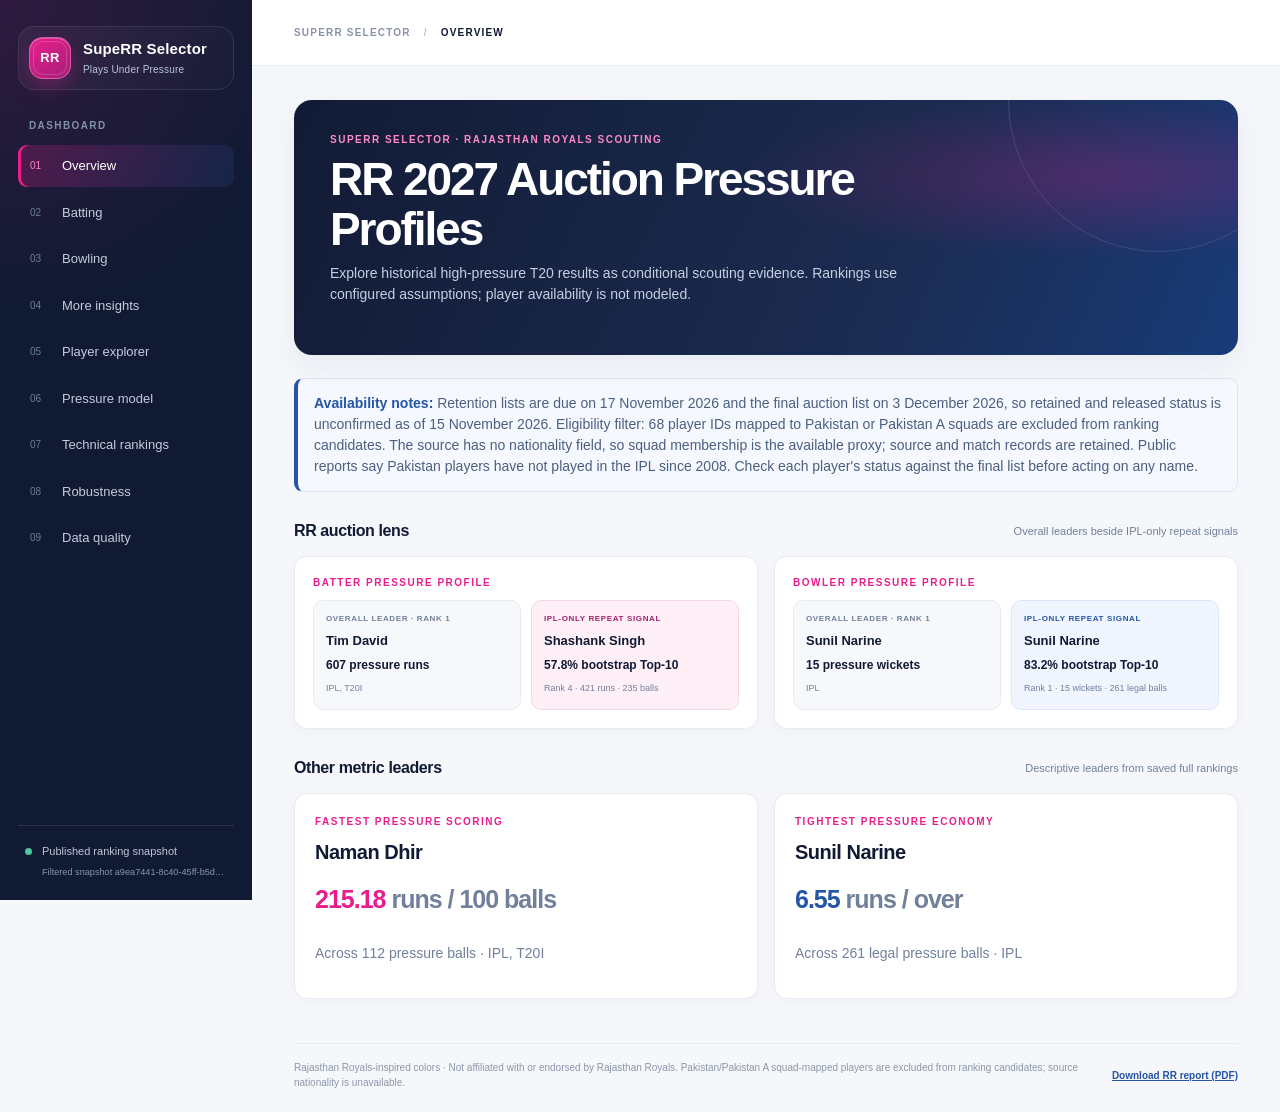
<file: site/index.html>
<!doctype html>
<html lang="en">
  <head>
    <meta charset="utf-8">
    <meta name="viewport" content="width=device-width, initial-scale=1">
    <meta name="theme-color" content="#111a33">
    <meta
      name="description"
      content="Explore high-pressure T20 profiles for conditional Rajasthan Royals IPL 2027 scouting."
    >
    <title>SupeRR Selector | Plays Under Pressure</title>
    <link rel="stylesheet" href="./styles.css?v=clean-analysis-status-20261115">
    <script src="./app.js?v=quality-provenance-20261115" defer></script>
  </head>
  <body>
    <div class="app-shell">
      <aside class="sidebar" id="sidebar">
        <a class="brand" href="#overview" aria-label="SupeRR Selector home">
          <span class="brand-mark">RR</span>
          <span>
            <strong>SupeRR Selector</strong>
            <small>Plays Under Pressure</small>
          </span>
        </a>
        <div class="sidebar-label">DASHBOARD</div>
        <nav class="navigation" aria-label="Dashboard sections">
          <button class="nav-link active" data-page="overview"><span>01</span> Overview</button>
          <button class="nav-link" data-page="batting"><span>02</span> Batting</button>
          <button class="nav-link" data-page="bowling"><span>03</span> Bowling</button>
          <button class="nav-link" data-page="insights"><span>04</span> More insights</button>
          <button class="nav-link" data-page="players"><span>05</span> Player explorer</button>
          <button class="nav-link" data-page="pressure"><span>06</span> Pressure model</button>
          <button class="nav-link" data-page="technical"><span>07</span> Technical rankings</button>
          <button class="nav-link" data-page="robustness"><span>08</span> Robustness</button>
          <button class="nav-link" data-page="quality"><span>09</span> Data quality</button>
        </nav>
        <div class="sidebar-foot">
          <span class="status-dot"></span>
          <span>Published ranking snapshot</span>
          <small id="sidebar-run">Loading run…</small>
        </div>
      </aside>

      <main class="main-content">
        <header class="topbar">
          <button class="menu-button" id="menu-button" aria-label="Toggle navigation" aria-expanded="false">
            <span></span><span></span><span></span>
          </button>
          <div class="breadcrumbs">SUPERR SELECTOR <span>/</span> <strong id="section-name">OVERVIEW</strong></div>
        </header>
        <div id="page-root" class="page-root" aria-live="polite">
          <div class="loading-card">
            <span class="loader"></span>
            <p>Loading saved dashboard results…</p>
          </div>
        </div>
        <footer class="site-footer">
          <span>
            Rajasthan Royals-inspired colors · Not affiliated with or endorsed by Rajasthan Royals.
            Pakistan/Pakistan A squad-mapped players are excluded from ranking candidates; source
            nationality is unavailable.
          </span>
          <nav class="report-links" aria-label="Download reports">
            <a href="./reports/RR_report.pdf" download>Download RR report (PDF)</a>
          </nav>
        </footer>
      </main>
    </div>
  </body>
</html>
</file>
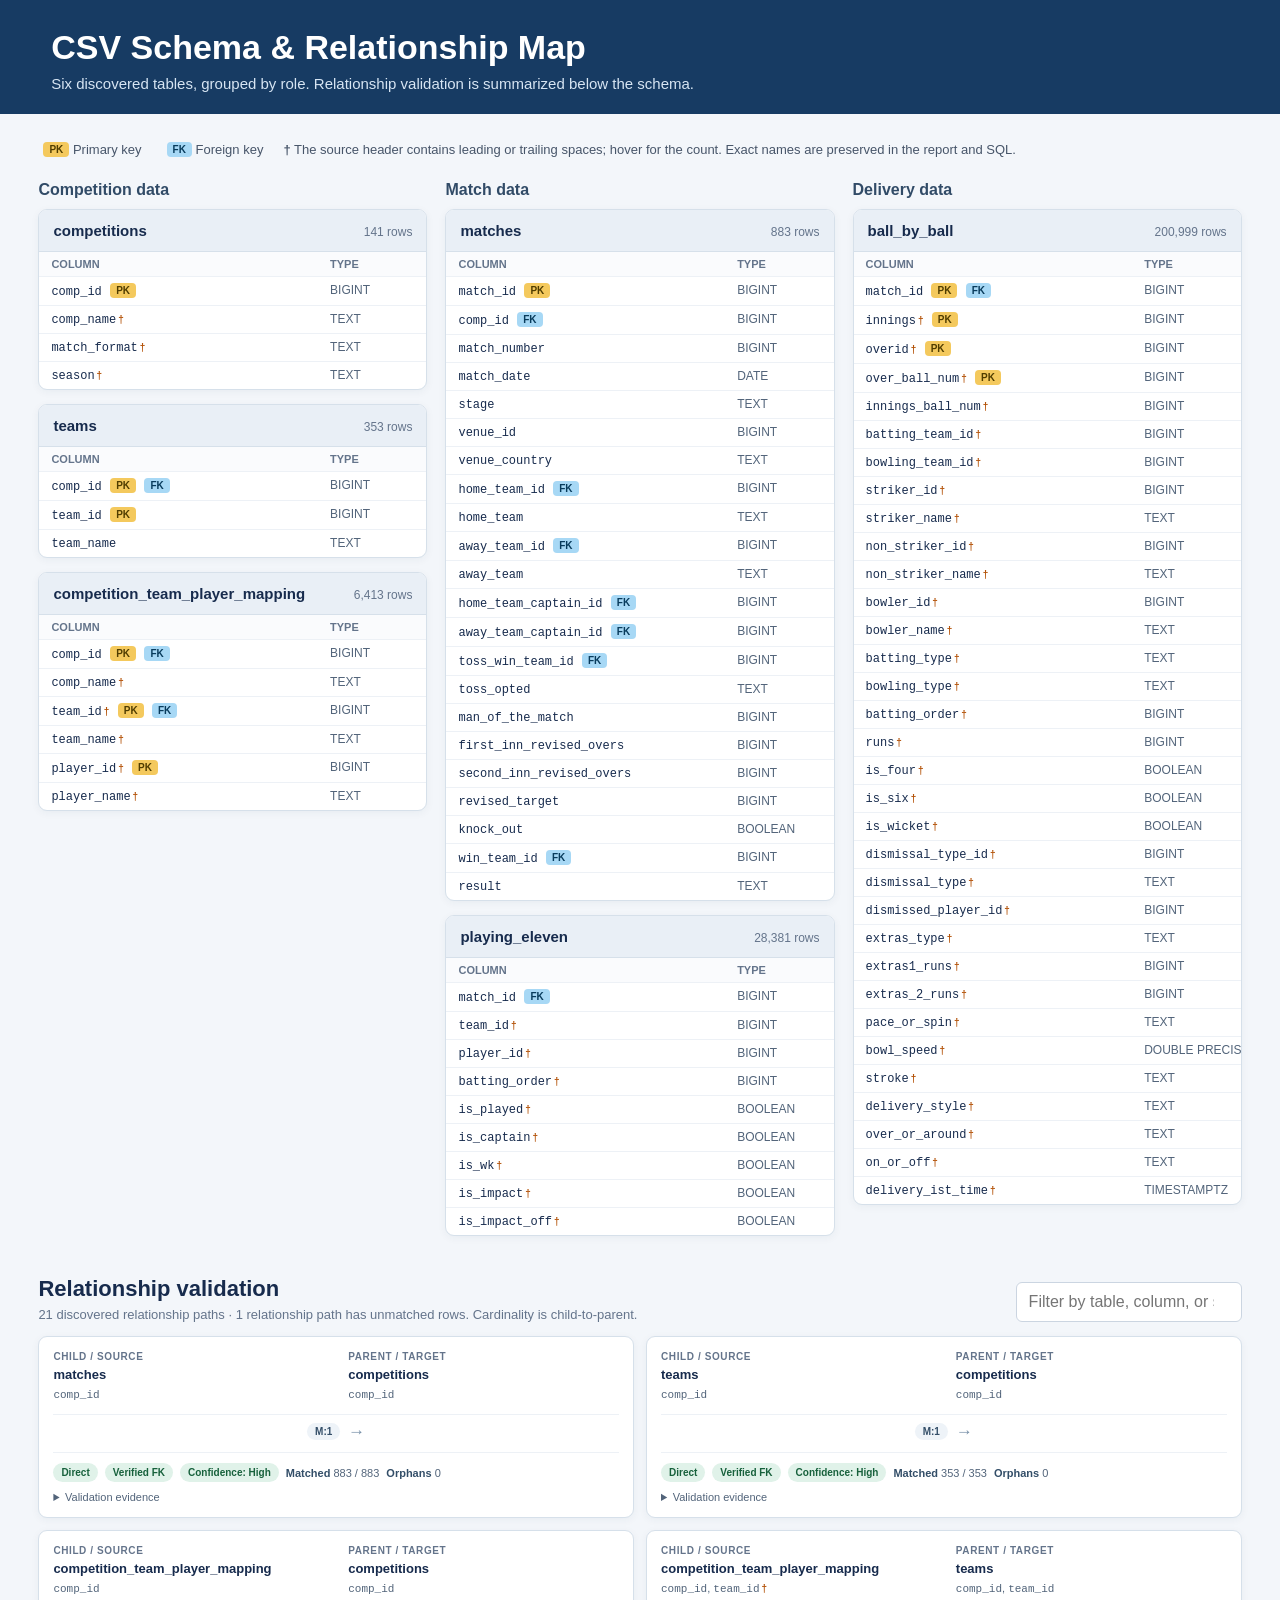
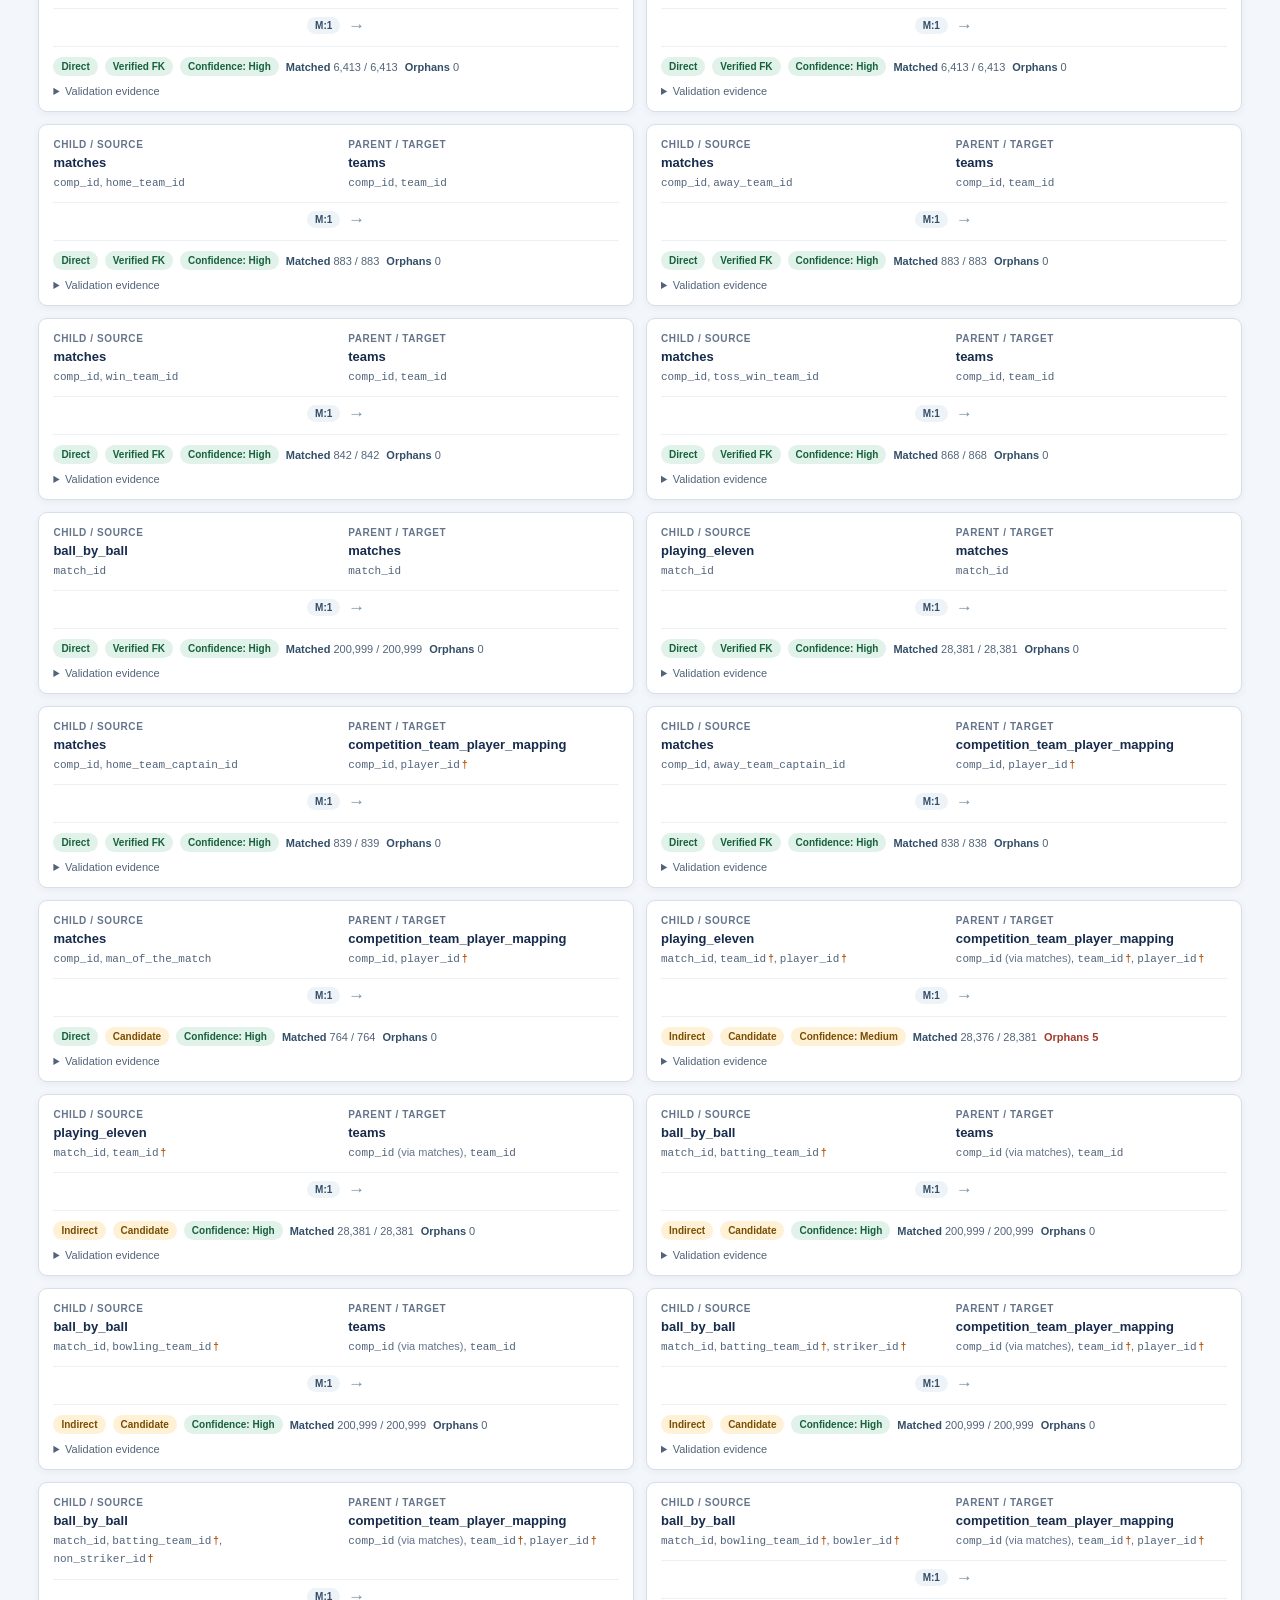
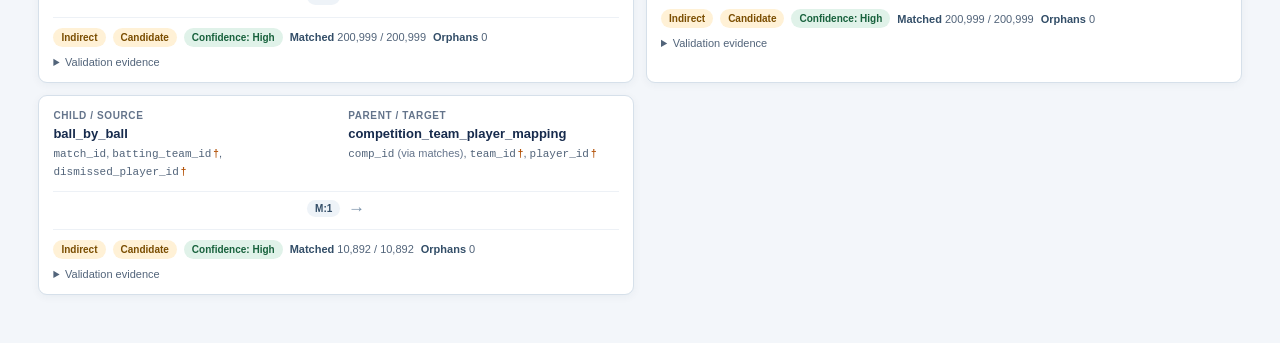
<file: schema_analysis/erd.html>
<!doctype html>
<html lang="en">
<head>
  <meta charset="utf-8">
  <meta name="viewport" content="width=device-width, initial-scale=1">
  <meta name="description" content="Organized schema and relationship map for the discovered CSV tables.">
  <title>CSV Schema &amp; Relationship Map</title>
  <style>
    :root {
      color-scheme: light;
      font-family: "Segoe UI", Arial, sans-serif;
      color: #172b4d;
      background: #f3f6fa;
      font-synthesis: none;
    }
    * { box-sizing: border-box; }
    body { margin: 0; }
    .page-header { padding: 28px clamp(18px, 4vw, 56px) 22px; background: #173b63; color: #fff; }
    .page-header h1 { margin: 0; font-size: clamp(24px, 3vw, 34px); }
    .page-header p { margin: 8px 0 0; color: #d7e5f3; font-size: 15px; }
    main { max-width: 1800px; margin: auto; padding: 28px clamp(14px, 3vw, 44px) 48px; }
    .legend { display: flex; flex-wrap: wrap; gap: 10px 20px; align-items: center; margin-bottom: 24px; color: #475569; font-size: 13px; }
    .badge { display: inline-block; margin-left: 5px; padding: 2px 6px; border-radius: 4px; font-size: 10px; font-weight: 700; vertical-align: 1px; }
    .pk { background: #f4c95d; color: #503d00; }
    .fk { background: #a7d8f5; color: #083b5c; }
    .entity-groups { display: grid; grid-template-columns: repeat(3, minmax(0, 1fr)); gap: 18px; align-items: start; }
    .entity-group { min-width: 0; }
    .entity-group h2 { margin: 0 0 10px; color: #314b67; font-size: 16px; }
    .entity-stack { display: grid; gap: 14px; }
    .entity { min-width: 0; overflow: hidden; border: 1px solid #d6e0ea; border-radius: 9px; background: #fff; box-shadow: 0 2px 8px #18334c0d; }
    .entity-header { display: flex; flex-wrap: wrap; align-items: baseline; justify-content: space-between; gap: 8px; padding: 12px 14px; background: #e9eff6; border-bottom: 1px solid #d6e0ea; }
    .entity-header h3 { margin: 0; overflow-wrap: anywhere; font-size: 15px; }
    .row-count { color: #64748b; font-size: 12px; white-space: nowrap; }
    .fields { width: 100%; border-collapse: collapse; table-layout: fixed; }
    .fields th, .fields td { padding: 6px 12px; border-bottom: 1px solid #edf1f6; text-align: left; vertical-align: top; }
    .fields tr:last-child td { border-bottom: 0; }
    .fields th { color: #64748b; background: #fafbfd; font-size: 11px; font-weight: 600; text-transform: uppercase; }
    .fields th:first-child { width: 72%; }
    .fields td { font-size: 12px; }
    code { font-family: Consolas, "Courier New", monospace; overflow-wrap: anywhere; }
    .source-whitespace { margin-left: 2px; color: #b45309; font-size: 10px; font-weight: 700; cursor: help; }
    .via { color: #64748b; font-size: 11px; }
    .data-type { color: #52647a; white-space: nowrap; }
    .relationships { margin-top: 40px; }
    .section-heading { display: flex; flex-wrap: wrap; align-items: end; justify-content: space-between; gap: 14px; margin-bottom: 14px; }
    .section-heading h2 { margin: 0; font-size: 22px; }
    .section-heading p { margin: 5px 0 0; color: #64748b; font-size: 13px; }
    .filter { width: min(100%, 360px); padding: 10px 12px; border: 1px solid #cbd5e1; border-radius: 6px; background: white; font: inherit; }
    .relationship-summary { margin: 0 0 12px; color: #64748b; font-size: 13px; }
    .relationship-cards { display: grid; grid-template-columns: repeat(2, minmax(0, 1fr)); gap: 12px; }
    .relationship-card { min-width: 0; padding: 14px; border: 1px solid #d6e0ea; border-radius: 9px; background: #fff; box-shadow: 0 2px 8px #18334c0d; }
    .endpoints { display: grid; grid-template-columns: minmax(0, 1fr) minmax(0, 1fr); grid-template-areas: "source target" "flow flow"; align-items: start; gap: 10px 24px; }
    .endpoint { min-width: 0; }
    .source-endpoint { grid-area: source; }
    .target-endpoint { grid-area: target; }
    .endpoint-label { display: block; margin-bottom: 5px; color: #64748b; font-size: 10px; font-weight: 700; letter-spacing: .06em; text-transform: uppercase; }
    .endpoint strong { display: block; overflow-wrap: anywhere; font-size: 13px; }
    .column-list { margin-top: 4px; color: #52647a; font-size: 11px; line-height: 1.55; overflow-wrap: anywhere; }
    .column-list code { font-size: 11px; }
    .flow { grid-area: flow; display: flex; justify-content: center; align-items: center; gap: 8px; padding-top: 8px; border-top: 1px solid #edf1f6; }
    .cardinality { padding: 3px 8px; border-radius: 999px; background: #eef3f8; color: #334e68; font-size: 10px; font-weight: 700; white-space: nowrap; }
    .flow-arrow { color: #7890a8; font-size: 17px; line-height: 1; }
    .relationship-meta { display: flex; flex-wrap: wrap; align-items: center; gap: 7px; margin-top: 12px; padding-top: 10px; border-top: 1px solid #edf1f6; }
    .relation-kind, .validation, .confidence { display: inline-flex; align-items: center; padding: 4px 8px; border-radius: 999px; font-size: 10px; font-weight: 700; white-space: nowrap; }
    .relation-kind.direct, .validation.verified, .confidence.high { background: #e0f2e9; color: #17613c; }
    .relation-kind.indirect, .validation.candidate, .confidence.medium { background: #fff1d6; color: #7a4d00; }
    .confidence.low { background: #fde4e4; color: #8b1e1e; }
    .metric { color: #52647a; font-size: 11px; white-space: nowrap; }
    .metric strong { color: #334e68; }
    .metric.has-orphans, .metric.has-orphans strong { color: #a33a2b; font-weight: 700; }
    .relationship-card details { margin-top: 9px; }
    .relationship-card summary { width: fit-content; color: #52647a; font-size: 11px; cursor: pointer; }
    .relationship-card details p { margin: 6px 0 0; color: #52647a; font-size: 11px; line-height: 1.5; }
    .empty-state { display: none; padding: 24px; border: 1px dashed #cbd5e1; border-radius: 8px; color: #64748b; text-align: center; }
    .visually-hidden { position: absolute; width: 1px; height: 1px; padding: 0; margin: -1px; overflow: hidden; clip: rect(0, 0, 0, 0); white-space: nowrap; border: 0; }
    @media (max-width: 900px) { .relationship-cards { grid-template-columns: 1fr; } }
    @media (max-width: 1100px) { .entity-groups { grid-template-columns: repeat(2, minmax(0, 1fr)); } }
    @media (max-width: 680px) {
      .entity-groups { grid-template-columns: 1fr; }
      main { padding-top: 18px; }
      .fields th:first-child { width: 68%; }
      .section-heading { align-items: stretch; }
      .filter { width: 100%; }
      .endpoints { grid-template-columns: minmax(0, 1fr); grid-template-areas: "source" "flow" "target"; gap: 8px; }
      .flow { display: flex; justify-items: start; align-items: center; gap: 8px; }
    }
  </style>
</head>
<body>
  <header class="page-header">
    <h1>CSV Schema &amp; Relationship Map</h1>
    <p>Six discovered tables, grouped by role. Relationship validation is summarized below the schema.</p>
  </header>
  <main>
    <div class="legend" aria-label="Key legend">
      <span><span class="badge pk">PK</span> Primary key</span>
      <span><span class="badge fk">FK</span> Foreign key</span>
      <span><strong>†</strong> The source header contains leading or trailing spaces; hover for the count. Exact names are preserved in the report and SQL.</span>
    </div>
    <section class="entity-groups" aria-label="Tables grouped by role">
      <section class="entity-group"><h2>Competition data</h2><div class="entity-stack"><article class="entity"><header class="entity-header"><h3>competitions</h3><span class="row-count">141 rows</span></header><table class="fields"><thead><tr><th>Column</th><th>Type</th></tr></thead><tbody><tr><td><code>comp_id</code> <span class="badge pk">PK</span></td><td class="data-type">BIGINT</td></tr><tr><td><code>comp_name</code><span class="source-whitespace" title="Original header has 1 leading and 46 trailing spaces.">†</span> </td><td class="data-type">TEXT</td></tr><tr><td><code>match_format</code><span class="source-whitespace" title="Original header has 1 leading spaces.">†</span> </td><td class="data-type">TEXT</td></tr><tr><td><code>season</code><span class="source-whitespace" title="Original header has 1 leading spaces.">†</span> </td><td class="data-type">TEXT</td></tr></tbody></table></article><article class="entity"><header class="entity-header"><h3>teams</h3><span class="row-count">353 rows</span></header><table class="fields"><thead><tr><th>Column</th><th>Type</th></tr></thead><tbody><tr><td><code>comp_id</code> <span class="badge pk">PK</span> <span class="badge fk">FK</span></td><td class="data-type">BIGINT</td></tr><tr><td><code>team_id</code> <span class="badge pk">PK</span></td><td class="data-type">BIGINT</td></tr><tr><td><code>team_name</code> </td><td class="data-type">TEXT</td></tr></tbody></table></article><article class="entity"><header class="entity-header"><h3>competition_team_player_mapping</h3><span class="row-count">6,413 rows</span></header><table class="fields"><thead><tr><th>Column</th><th>Type</th></tr></thead><tbody><tr><td><code>comp_id</code> <span class="badge pk">PK</span> <span class="badge fk">FK</span></td><td class="data-type">BIGINT</td></tr><tr><td><code>comp_name</code><span class="source-whitespace" title="Original header has 1 leading and 46 trailing spaces.">†</span> </td><td class="data-type">TEXT</td></tr><tr><td><code>team_id</code><span class="source-whitespace" title="Original header has 1 leading spaces.">†</span> <span class="badge pk">PK</span> <span class="badge fk">FK</span></td><td class="data-type">BIGINT</td></tr><tr><td><code>team_name</code><span class="source-whitespace" title="Original header has 1 leading and 18 trailing spaces.">†</span> </td><td class="data-type">TEXT</td></tr><tr><td><code>player_id</code><span class="source-whitespace" title="Original header has 1 leading spaces.">†</span> <span class="badge pk">PK</span></td><td class="data-type">BIGINT</td></tr><tr><td><code>player_name</code><span class="source-whitespace" title="Original header has 1 leading spaces.">†</span> </td><td class="data-type">TEXT</td></tr></tbody></table></article></div></section><section class="entity-group"><h2>Match data</h2><div class="entity-stack"><article class="entity"><header class="entity-header"><h3>matches</h3><span class="row-count">883 rows</span></header><table class="fields"><thead><tr><th>Column</th><th>Type</th></tr></thead><tbody><tr><td><code>match_id</code> <span class="badge pk">PK</span></td><td class="data-type">BIGINT</td></tr><tr><td><code>comp_id</code> <span class="badge fk">FK</span></td><td class="data-type">BIGINT</td></tr><tr><td><code>match_number</code> </td><td class="data-type">BIGINT</td></tr><tr><td><code>match_date</code> </td><td class="data-type">DATE</td></tr><tr><td><code>stage</code> </td><td class="data-type">TEXT</td></tr><tr><td><code>venue_id</code> </td><td class="data-type">BIGINT</td></tr><tr><td><code>venue_country</code> </td><td class="data-type">TEXT</td></tr><tr><td><code>home_team_id</code> <span class="badge fk">FK</span></td><td class="data-type">BIGINT</td></tr><tr><td><code>home_team</code> </td><td class="data-type">TEXT</td></tr><tr><td><code>away_team_id</code> <span class="badge fk">FK</span></td><td class="data-type">BIGINT</td></tr><tr><td><code>away_team</code> </td><td class="data-type">TEXT</td></tr><tr><td><code>home_team_captain_id</code> <span class="badge fk">FK</span></td><td class="data-type">BIGINT</td></tr><tr><td><code>away_team_captain_id</code> <span class="badge fk">FK</span></td><td class="data-type">BIGINT</td></tr><tr><td><code>toss_win_team_id</code> <span class="badge fk">FK</span></td><td class="data-type">BIGINT</td></tr><tr><td><code>toss_opted</code> </td><td class="data-type">TEXT</td></tr><tr><td><code>man_of_the_match</code> </td><td class="data-type">BIGINT</td></tr><tr><td><code>first_inn_revised_overs</code> </td><td class="data-type">BIGINT</td></tr><tr><td><code>second_inn_revised_overs</code> </td><td class="data-type">BIGINT</td></tr><tr><td><code>revised_target</code> </td><td class="data-type">BIGINT</td></tr><tr><td><code>knock_out</code> </td><td class="data-type">BOOLEAN</td></tr><tr><td><code>win_team_id</code> <span class="badge fk">FK</span></td><td class="data-type">BIGINT</td></tr><tr><td><code>result</code> </td><td class="data-type">TEXT</td></tr></tbody></table></article><article class="entity"><header class="entity-header"><h3>playing_eleven</h3><span class="row-count">28,381 rows</span></header><table class="fields"><thead><tr><th>Column</th><th>Type</th></tr></thead><tbody><tr><td><code>match_id</code> <span class="badge fk">FK</span></td><td class="data-type">BIGINT</td></tr><tr><td><code>team_id</code><span class="source-whitespace" title="Original header has 1 leading spaces.">†</span> </td><td class="data-type">BIGINT</td></tr><tr><td><code>player_id</code><span class="source-whitespace" title="Original header has 1 leading spaces.">†</span> </td><td class="data-type">BIGINT</td></tr><tr><td><code>batting_order</code><span class="source-whitespace" title="Original header has 1 leading spaces.">†</span> </td><td class="data-type">BIGINT</td></tr><tr><td><code>is_played</code><span class="source-whitespace" title="Original header has 1 leading spaces.">†</span> </td><td class="data-type">BOOLEAN</td></tr><tr><td><code>is_captain</code><span class="source-whitespace" title="Original header has 1 leading spaces.">†</span> </td><td class="data-type">BOOLEAN</td></tr><tr><td><code>is_wk</code><span class="source-whitespace" title="Original header has 1 leading spaces.">†</span> </td><td class="data-type">BOOLEAN</td></tr><tr><td><code>is_impact</code><span class="source-whitespace" title="Original header has 1 leading spaces.">†</span> </td><td class="data-type">BOOLEAN</td></tr><tr><td><code>is_impact_off</code><span class="source-whitespace" title="Original header has 1 leading spaces.">†</span> </td><td class="data-type">BOOLEAN</td></tr></tbody></table></article></div></section><section class="entity-group"><h2>Delivery data</h2><div class="entity-stack"><article class="entity"><header class="entity-header"><h3>ball_by_ball</h3><span class="row-count">200,999 rows</span></header><table class="fields"><thead><tr><th>Column</th><th>Type</th></tr></thead><tbody><tr><td><code>match_id</code> <span class="badge pk">PK</span> <span class="badge fk">FK</span></td><td class="data-type">BIGINT</td></tr><tr><td><code>innings</code><span class="source-whitespace" title="Original header has 1 leading spaces.">†</span> <span class="badge pk">PK</span></td><td class="data-type">BIGINT</td></tr><tr><td><code>overid</code><span class="source-whitespace" title="Original header has 1 leading spaces.">†</span> <span class="badge pk">PK</span></td><td class="data-type">BIGINT</td></tr><tr><td><code>over_ball_num</code><span class="source-whitespace" title="Original header has 1 leading spaces.">†</span> <span class="badge pk">PK</span></td><td class="data-type">BIGINT</td></tr><tr><td><code>innings_ball_num</code><span class="source-whitespace" title="Original header has 1 leading spaces.">†</span> </td><td class="data-type">BIGINT</td></tr><tr><td><code>batting_team_id</code><span class="source-whitespace" title="Original header has 1 leading spaces.">†</span> </td><td class="data-type">BIGINT</td></tr><tr><td><code>bowling_team_id</code><span class="source-whitespace" title="Original header has 1 leading spaces.">†</span> </td><td class="data-type">BIGINT</td></tr><tr><td><code>striker_id</code><span class="source-whitespace" title="Original header has 1 leading spaces.">†</span> </td><td class="data-type">BIGINT</td></tr><tr><td><code>striker_name</code><span class="source-whitespace" title="Original header has 1 leading and 11 trailing spaces.">†</span> </td><td class="data-type">TEXT</td></tr><tr><td><code>non_striker_id</code><span class="source-whitespace" title="Original header has 1 leading spaces.">†</span> </td><td class="data-type">BIGINT</td></tr><tr><td><code>non_striker_name</code><span class="source-whitespace" title="Original header has 1 leading and 7 trailing spaces.">†</span> </td><td class="data-type">TEXT</td></tr><tr><td><code>bowler_id</code><span class="source-whitespace" title="Original header has 1 leading spaces.">†</span> </td><td class="data-type">BIGINT</td></tr><tr><td><code>bowler_name</code><span class="source-whitespace" title="Original header has 1 leading and 12 trailing spaces.">†</span> </td><td class="data-type">TEXT</td></tr><tr><td><code>batting_type</code><span class="source-whitespace" title="Original header has 1 leading spaces.">†</span> </td><td class="data-type">TEXT</td></tr><tr><td><code>bowling_type</code><span class="source-whitespace" title="Original header has 1 leading and 10 trailing spaces.">†</span> </td><td class="data-type">TEXT</td></tr><tr><td><code>batting_order</code><span class="source-whitespace" title="Original header has 1 leading spaces.">†</span> </td><td class="data-type">BIGINT</td></tr><tr><td><code>runs</code><span class="source-whitespace" title="Original header has 1 leading spaces.">†</span> </td><td class="data-type">BIGINT</td></tr><tr><td><code>is_four</code><span class="source-whitespace" title="Original header has 1 leading spaces.">†</span> </td><td class="data-type">BOOLEAN</td></tr><tr><td><code>is_six</code><span class="source-whitespace" title="Original header has 1 leading spaces.">†</span> </td><td class="data-type">BOOLEAN</td></tr><tr><td><code>is_wicket</code><span class="source-whitespace" title="Original header has 1 leading spaces.">†</span> </td><td class="data-type">BOOLEAN</td></tr><tr><td><code>dismissal_type_id</code><span class="source-whitespace" title="Original header has 1 leading spaces.">†</span> </td><td class="data-type">BIGINT</td></tr><tr><td><code>dismissal_type</code><span class="source-whitespace" title="Original header has 1 leading and 7 trailing spaces.">†</span> </td><td class="data-type">TEXT</td></tr><tr><td><code>dismissed_player_id</code><span class="source-whitespace" title="Original header has 1 leading spaces.">†</span> </td><td class="data-type">BIGINT</td></tr><tr><td><code>extras_type</code><span class="source-whitespace" title="Original header has 1 leading spaces.">†</span> </td><td class="data-type">TEXT</td></tr><tr><td><code>extras1_runs</code><span class="source-whitespace" title="Original header has 1 leading spaces.">†</span> </td><td class="data-type">BIGINT</td></tr><tr><td><code>extras_2_runs</code><span class="source-whitespace" title="Original header has 1 leading spaces.">†</span> </td><td class="data-type">BIGINT</td></tr><tr><td><code>pace_or_spin</code><span class="source-whitespace" title="Original header has 1 leading spaces.">†</span> </td><td class="data-type">TEXT</td></tr><tr><td><code>bowl_speed</code><span class="source-whitespace" title="Original header has 1 leading spaces.">†</span> </td><td class="data-type">DOUBLE PRECISION</td></tr><tr><td><code>stroke</code><span class="source-whitespace" title="Original header has 1 leading and 14 trailing spaces.">†</span> </td><td class="data-type">TEXT</td></tr><tr><td><code>delivery_style</code><span class="source-whitespace" title="Original header has 1 leading and 3 trailing spaces.">†</span> </td><td class="data-type">TEXT</td></tr><tr><td><code>over_or_around</code><span class="source-whitespace" title="Original header has 1 leading spaces.">†</span> </td><td class="data-type">TEXT</td></tr><tr><td><code>on_or_off</code><span class="source-whitespace" title="Original header has 1 leading spaces.">†</span> </td><td class="data-type">TEXT</td></tr><tr><td><code>delivery_ist_time</code><span class="source-whitespace" title="Original header has 1 leading spaces.">†</span> </td><td class="data-type">TIMESTAMPTZ</td></tr></tbody></table></article></div></section>
    </section>
    <section class="relationships" aria-labelledby="relationships-heading">
      <div class="section-heading">
        <div>
          <h2 id="relationships-heading">Relationship validation</h2>
          <p>21 discovered relationship paths · 1 relationship path has unmatched rows. Cardinality is child-to-parent.</p>
        </div>
        <label>
          <span class="visually-hidden">Filter relationships</span>
          <input class="filter" id="relationship-filter" type="search" placeholder="Filter by table, column, or status">
        </label>
      </div>
      <div class="relationship-cards" id="relationship-cards">
        <article class="relationship-card" data-search="matches comp_id competitions comp_id verified fk"><div class="endpoints"><div class="endpoint source-endpoint"><span class="endpoint-label">Child / source</span><strong>matches</strong><div class="column-list"><code>comp_id</code></div></div><div class="flow" aria-label="relationship cardinality"><span class="cardinality" title="M:1 (child to parent)">M:1</span><span class="flow-arrow" aria-hidden="true">&rarr;</span></div><div class="endpoint target-endpoint"><span class="endpoint-label">Parent / target</span><strong>competitions</strong><div class="column-list"><code>comp_id</code></div></div></div><div class="relationship-meta"><span class="relation-kind direct">Direct</span><span class="validation verified">Verified FK</span><span class="confidence high">Confidence: High</span><span class="metric"><strong>Matched</strong> 883 / 883</span><span class="metric "><strong>Orphans</strong> 0</span></div><details><summary>Validation evidence</summary><p>All 883 match rows reference a unique competition ID.</p></details></article><article class="relationship-card" data-search="teams comp_id competitions comp_id verified fk"><div class="endpoints"><div class="endpoint source-endpoint"><span class="endpoint-label">Child / source</span><strong>teams</strong><div class="column-list"><code>comp_id</code></div></div><div class="flow" aria-label="relationship cardinality"><span class="cardinality" title="M:1 (child to parent)">M:1</span><span class="flow-arrow" aria-hidden="true">&rarr;</span></div><div class="endpoint target-endpoint"><span class="endpoint-label">Parent / target</span><strong>competitions</strong><div class="column-list"><code>comp_id</code></div></div></div><div class="relationship-meta"><span class="relation-kind direct">Direct</span><span class="validation verified">Verified FK</span><span class="confidence high">Confidence: High</span><span class="metric"><strong>Matched</strong> 353 / 353</span><span class="metric "><strong>Orphans</strong> 0</span></div><details><summary>Validation evidence</summary><p>All 353 competition-team rows reference a unique competition ID.</p></details></article><article class="relationship-card" data-search="competition_team_player_mapping comp_id competitions comp_id verified fk"><div class="endpoints"><div class="endpoint source-endpoint"><span class="endpoint-label">Child / source</span><strong>competition_team_player_mapping</strong><div class="column-list"><code>comp_id</code></div></div><div class="flow" aria-label="relationship cardinality"><span class="cardinality" title="M:1 (child to parent)">M:1</span><span class="flow-arrow" aria-hidden="true">&rarr;</span></div><div class="endpoint target-endpoint"><span class="endpoint-label">Parent / target</span><strong>competitions</strong><div class="column-list"><code>comp_id</code></div></div></div><div class="relationship-meta"><span class="relation-kind direct">Direct</span><span class="validation verified">Verified FK</span><span class="confidence high">Confidence: High</span><span class="metric"><strong>Matched</strong> 6,413 / 6,413</span><span class="metric "><strong>Orphans</strong> 0</span></div><details><summary>Validation evidence</summary><p>All 6,413 mapping rows reference a unique competition ID.</p></details></article><article class="relationship-card" data-search="competition_team_player_mapping comp_id  team_id teams comp_id team_id verified fk"><div class="endpoints"><div class="endpoint source-endpoint"><span class="endpoint-label">Child / source</span><strong>competition_team_player_mapping</strong><div class="column-list"><code>comp_id</code>, <code>team_id</code><span class="source-whitespace" title="Original header has 1 leading spaces.">†</span></div></div><div class="flow" aria-label="relationship cardinality"><span class="cardinality" title="M:1 (child to parent)">M:1</span><span class="flow-arrow" aria-hidden="true">&rarr;</span></div><div class="endpoint target-endpoint"><span class="endpoint-label">Parent / target</span><strong>teams</strong><div class="column-list"><code>comp_id</code>, <code>team_id</code></div></div></div><div class="relationship-meta"><span class="relation-kind direct">Direct</span><span class="validation verified">Verified FK</span><span class="confidence high">Confidence: High</span><span class="metric"><strong>Matched</strong> 6,413 / 6,413</span><span class="metric "><strong>Orphans</strong> 0</span></div><details><summary>Validation evidence</summary><p>All rows match the unique competition/team key; team names also agree after trimming.</p></details></article><article class="relationship-card" data-search="matches comp_id home_team_id teams comp_id team_id verified fk"><div class="endpoints"><div class="endpoint source-endpoint"><span class="endpoint-label">Child / source</span><strong>matches</strong><div class="column-list"><code>comp_id</code>, <code>home_team_id</code></div></div><div class="flow" aria-label="relationship cardinality"><span class="cardinality" title="M:1 (child to parent)">M:1</span><span class="flow-arrow" aria-hidden="true">&rarr;</span></div><div class="endpoint target-endpoint"><span class="endpoint-label">Parent / target</span><strong>teams</strong><div class="column-list"><code>comp_id</code>, <code>team_id</code></div></div></div><div class="relationship-meta"><span class="relation-kind direct">Direct</span><span class="validation verified">Verified FK</span><span class="confidence high">Confidence: High</span><span class="metric"><strong>Matched</strong> 883 / 883</span><span class="metric "><strong>Orphans</strong> 0</span></div><details><summary>Validation evidence</summary><p>All home-team keys match the unique competition/team key.</p></details></article><article class="relationship-card" data-search="matches comp_id away_team_id teams comp_id team_id verified fk"><div class="endpoints"><div class="endpoint source-endpoint"><span class="endpoint-label">Child / source</span><strong>matches</strong><div class="column-list"><code>comp_id</code>, <code>away_team_id</code></div></div><div class="flow" aria-label="relationship cardinality"><span class="cardinality" title="M:1 (child to parent)">M:1</span><span class="flow-arrow" aria-hidden="true">&rarr;</span></div><div class="endpoint target-endpoint"><span class="endpoint-label">Parent / target</span><strong>teams</strong><div class="column-list"><code>comp_id</code>, <code>team_id</code></div></div></div><div class="relationship-meta"><span class="relation-kind direct">Direct</span><span class="validation verified">Verified FK</span><span class="confidence high">Confidence: High</span><span class="metric"><strong>Matched</strong> 883 / 883</span><span class="metric "><strong>Orphans</strong> 0</span></div><details><summary>Validation evidence</summary><p>All away-team keys match the unique competition/team key.</p></details></article><article class="relationship-card" data-search="matches comp_id win_team_id teams comp_id team_id verified fk"><div class="endpoints"><div class="endpoint source-endpoint"><span class="endpoint-label">Child / source</span><strong>matches</strong><div class="column-list"><code>comp_id</code>, <code>win_team_id</code></div></div><div class="flow" aria-label="relationship cardinality"><span class="cardinality" title="M:1 (child to parent)">M:1</span><span class="flow-arrow" aria-hidden="true">&rarr;</span></div><div class="endpoint target-endpoint"><span class="endpoint-label">Parent / target</span><strong>teams</strong><div class="column-list"><code>comp_id</code>, <code>team_id</code></div></div></div><div class="relationship-meta"><span class="relation-kind direct">Direct</span><span class="validation verified">Verified FK</span><span class="confidence high">Confidence: High</span><span class="metric"><strong>Matched</strong> 842 / 842</span><span class="metric "><strong>Orphans</strong> 0</span></div><details><summary>Validation evidence</summary><p>All nonblank winner IDs match; blank winner values are excluded.</p></details></article><article class="relationship-card" data-search="matches comp_id toss_win_team_id teams comp_id team_id verified fk"><div class="endpoints"><div class="endpoint source-endpoint"><span class="endpoint-label">Child / source</span><strong>matches</strong><div class="column-list"><code>comp_id</code>, <code>toss_win_team_id</code></div></div><div class="flow" aria-label="relationship cardinality"><span class="cardinality" title="M:1 (child to parent)">M:1</span><span class="flow-arrow" aria-hidden="true">&rarr;</span></div><div class="endpoint target-endpoint"><span class="endpoint-label">Parent / target</span><strong>teams</strong><div class="column-list"><code>comp_id</code>, <code>team_id</code></div></div></div><div class="relationship-meta"><span class="relation-kind direct">Direct</span><span class="validation verified">Verified FK</span><span class="confidence high">Confidence: High</span><span class="metric"><strong>Matched</strong> 868 / 868</span><span class="metric "><strong>Orphans</strong> 0</span></div><details><summary>Validation evidence</summary><p>All nonblank toss-winner IDs match; blank values are excluded.</p></details></article><article class="relationship-card" data-search="ball_by_ball match_id matches match_id verified fk"><div class="endpoints"><div class="endpoint source-endpoint"><span class="endpoint-label">Child / source</span><strong>ball_by_ball</strong><div class="column-list"><code>match_id</code></div></div><div class="flow" aria-label="relationship cardinality"><span class="cardinality" title="M:1 (child to parent)">M:1</span><span class="flow-arrow" aria-hidden="true">&rarr;</span></div><div class="endpoint target-endpoint"><span class="endpoint-label">Parent / target</span><strong>matches</strong><div class="column-list"><code>match_id</code></div></div></div><div class="relationship-meta"><span class="relation-kind direct">Direct</span><span class="validation verified">Verified FK</span><span class="confidence high">Confidence: High</span><span class="metric"><strong>Matched</strong> 200,999 / 200,999</span><span class="metric "><strong>Orphans</strong> 0</span></div><details><summary>Validation evidence</summary><p>All 200,999 delivery rows match one of 867 observed match IDs; target match_id is unique.</p></details></article><article class="relationship-card" data-search="playing_eleven match_id matches match_id verified fk"><div class="endpoints"><div class="endpoint source-endpoint"><span class="endpoint-label">Child / source</span><strong>playing_eleven</strong><div class="column-list"><code>match_id</code></div></div><div class="flow" aria-label="relationship cardinality"><span class="cardinality" title="M:1 (child to parent)">M:1</span><span class="flow-arrow" aria-hidden="true">&rarr;</span></div><div class="endpoint target-endpoint"><span class="endpoint-label">Parent / target</span><strong>matches</strong><div class="column-list"><code>match_id</code></div></div></div><div class="relationship-meta"><span class="relation-kind direct">Direct</span><span class="validation verified">Verified FK</span><span class="confidence high">Confidence: High</span><span class="metric"><strong>Matched</strong> 28,381 / 28,381</span><span class="metric "><strong>Orphans</strong> 0</span></div><details><summary>Validation evidence</summary><p>All 28,381 rows match an observed unique match ID.</p></details></article><article class="relationship-card" data-search="matches comp_id home_team_captain_id competition_team_player_mapping comp_id  player_id verified fk"><div class="endpoints"><div class="endpoint source-endpoint"><span class="endpoint-label">Child / source</span><strong>matches</strong><div class="column-list"><code>comp_id</code>, <code>home_team_captain_id</code></div></div><div class="flow" aria-label="relationship cardinality"><span class="cardinality" title="M:1 (child to parent)">M:1</span><span class="flow-arrow" aria-hidden="true">&rarr;</span></div><div class="endpoint target-endpoint"><span class="endpoint-label">Parent / target</span><strong>competition_team_player_mapping</strong><div class="column-list"><code>comp_id</code>, <code>player_id</code><span class="source-whitespace" title="Original header has 1 leading spaces.">†</span></div></div></div><div class="relationship-meta"><span class="relation-kind direct">Direct</span><span class="validation verified">Verified FK</span><span class="confidence high">Confidence: High</span><span class="metric"><strong>Matched</strong> 839 / 839</span><span class="metric "><strong>Orphans</strong> 0</span></div><details><summary>Validation evidence</summary><p>All nonblank home-captain IDs match a unique competition/player mapping key.</p></details></article><article class="relationship-card" data-search="matches comp_id away_team_captain_id competition_team_player_mapping comp_id  player_id verified fk"><div class="endpoints"><div class="endpoint source-endpoint"><span class="endpoint-label">Child / source</span><strong>matches</strong><div class="column-list"><code>comp_id</code>, <code>away_team_captain_id</code></div></div><div class="flow" aria-label="relationship cardinality"><span class="cardinality" title="M:1 (child to parent)">M:1</span><span class="flow-arrow" aria-hidden="true">&rarr;</span></div><div class="endpoint target-endpoint"><span class="endpoint-label">Parent / target</span><strong>competition_team_player_mapping</strong><div class="column-list"><code>comp_id</code>, <code>player_id</code><span class="source-whitespace" title="Original header has 1 leading spaces.">†</span></div></div></div><div class="relationship-meta"><span class="relation-kind direct">Direct</span><span class="validation verified">Verified FK</span><span class="confidence high">Confidence: High</span><span class="metric"><strong>Matched</strong> 838 / 838</span><span class="metric "><strong>Orphans</strong> 0</span></div><details><summary>Validation evidence</summary><p>All nonblank away-captain IDs match a unique competition/player mapping key.</p></details></article><article class="relationship-card" data-search="matches comp_id man_of_the_match competition_team_player_mapping comp_id  player_id candidate (not enforced in sql)"><div class="endpoints"><div class="endpoint source-endpoint"><span class="endpoint-label">Child / source</span><strong>matches</strong><div class="column-list"><code>comp_id</code>, <code>man_of_the_match</code></div></div><div class="flow" aria-label="relationship cardinality"><span class="cardinality" title="M:1 (child to parent)">M:1</span><span class="flow-arrow" aria-hidden="true">&rarr;</span></div><div class="endpoint target-endpoint"><span class="endpoint-label">Parent / target</span><strong>competition_team_player_mapping</strong><div class="column-list"><code>comp_id</code>, <code>player_id</code><span class="source-whitespace" title="Original header has 1 leading spaces.">†</span></div></div></div><div class="relationship-meta"><span class="relation-kind direct">Direct</span><span class="validation candidate">Candidate</span><span class="confidence high">Confidence: High</span><span class="metric"><strong>Matched</strong> 764 / 764</span><span class="metric "><strong>Orphans</strong> 0</span></div><details><summary>Validation evidence</summary><p>All nonzero award IDs match; 119 zero values appear to be a no-award sentinel and are not FK values.</p></details></article><article class="relationship-card" data-search="playing_eleven match_id  team_id  player_id competition_team_player_mapping comp_id (via matches)  team_id  player_id indirect candidate (orphans found)"><div class="endpoints"><div class="endpoint source-endpoint"><span class="endpoint-label">Child / source</span><strong>playing_eleven</strong><div class="column-list"><code>match_id</code>, <code>team_id</code><span class="source-whitespace" title="Original header has 1 leading spaces.">†</span>, <code>player_id</code><span class="source-whitespace" title="Original header has 1 leading spaces.">†</span></div></div><div class="flow" aria-label="relationship cardinality"><span class="cardinality" title="M:1 (child to parent)">M:1</span><span class="flow-arrow" aria-hidden="true">&rarr;</span></div><div class="endpoint target-endpoint"><span class="endpoint-label">Parent / target</span><strong>competition_team_player_mapping</strong><div class="column-list"><code>comp_id</code> <span class="via">(via matches)</span>, <code>team_id</code><span class="source-whitespace" title="Original header has 1 leading spaces.">†</span>, <code>player_id</code><span class="source-whitespace" title="Original header has 1 leading spaces.">†</span></div></div></div><div class="relationship-meta"><span class="relation-kind indirect">Indirect</span><span class="validation candidate">Candidate</span><span class="confidence medium">Confidence: Medium</span><span class="metric"><strong>Matched</strong> 28,376 / 28,381</span><span class="metric has-orphans"><strong>Orphans</strong> 5</span></div><details><summary>Validation evidence</summary><p>28376 rows match via match competition; five rows do not. No comp_id column exists in playing_eleven, so SQL cannot declare this composite FK.</p></details></article><article class="relationship-card" data-search="playing_eleven match_id  team_id teams comp_id (via matches) team_id indirect candidate"><div class="endpoints"><div class="endpoint source-endpoint"><span class="endpoint-label">Child / source</span><strong>playing_eleven</strong><div class="column-list"><code>match_id</code>, <code>team_id</code><span class="source-whitespace" title="Original header has 1 leading spaces.">†</span></div></div><div class="flow" aria-label="relationship cardinality"><span class="cardinality" title="M:1 (child to parent)">M:1</span><span class="flow-arrow" aria-hidden="true">&rarr;</span></div><div class="endpoint target-endpoint"><span class="endpoint-label">Parent / target</span><strong>teams</strong><div class="column-list"><code>comp_id</code> <span class="via">(via matches)</span>, <code>team_id</code></div></div></div><div class="relationship-meta"><span class="relation-kind indirect">Indirect</span><span class="validation candidate">Candidate</span><span class="confidence high">Confidence: High</span><span class="metric"><strong>Matched</strong> 28,381 / 28,381</span><span class="metric "><strong>Orphans</strong> 0</span></div><details><summary>Validation evidence</summary><p>28,381/28,381 rows match the unique (comp_id, team_id) key in teams; comp_id is derived by joining match_id to matches.</p></details></article><article class="relationship-card" data-search="ball_by_ball match_id  batting_team_id teams comp_id (via matches) team_id indirect candidate"><div class="endpoints"><div class="endpoint source-endpoint"><span class="endpoint-label">Child / source</span><strong>ball_by_ball</strong><div class="column-list"><code>match_id</code>, <code>batting_team_id</code><span class="source-whitespace" title="Original header has 1 leading spaces.">†</span></div></div><div class="flow" aria-label="relationship cardinality"><span class="cardinality" title="M:1 (child to parent)">M:1</span><span class="flow-arrow" aria-hidden="true">&rarr;</span></div><div class="endpoint target-endpoint"><span class="endpoint-label">Parent / target</span><strong>teams</strong><div class="column-list"><code>comp_id</code> <span class="via">(via matches)</span>, <code>team_id</code></div></div></div><div class="relationship-meta"><span class="relation-kind indirect">Indirect</span><span class="validation candidate">Candidate</span><span class="confidence high">Confidence: High</span><span class="metric"><strong>Matched</strong> 200,999 / 200,999</span><span class="metric "><strong>Orphans</strong> 0</span></div><details><summary>Validation evidence</summary><p>200,999/200,999 rows match the unique (comp_id, team_id) key in teams; comp_id is derived by joining match_id to matches.</p></details></article><article class="relationship-card" data-search="ball_by_ball match_id  bowling_team_id teams comp_id (via matches) team_id indirect candidate"><div class="endpoints"><div class="endpoint source-endpoint"><span class="endpoint-label">Child / source</span><strong>ball_by_ball</strong><div class="column-list"><code>match_id</code>, <code>bowling_team_id</code><span class="source-whitespace" title="Original header has 1 leading spaces.">†</span></div></div><div class="flow" aria-label="relationship cardinality"><span class="cardinality" title="M:1 (child to parent)">M:1</span><span class="flow-arrow" aria-hidden="true">&rarr;</span></div><div class="endpoint target-endpoint"><span class="endpoint-label">Parent / target</span><strong>teams</strong><div class="column-list"><code>comp_id</code> <span class="via">(via matches)</span>, <code>team_id</code></div></div></div><div class="relationship-meta"><span class="relation-kind indirect">Indirect</span><span class="validation candidate">Candidate</span><span class="confidence high">Confidence: High</span><span class="metric"><strong>Matched</strong> 200,999 / 200,999</span><span class="metric "><strong>Orphans</strong> 0</span></div><details><summary>Validation evidence</summary><p>200,999/200,999 rows match the unique (comp_id, team_id) key in teams; comp_id is derived by joining match_id to matches.</p></details></article><article class="relationship-card" data-search="ball_by_ball match_id  batting_team_id  striker_id competition_team_player_mapping comp_id (via matches)  team_id  player_id indirect candidate"><div class="endpoints"><div class="endpoint source-endpoint"><span class="endpoint-label">Child / source</span><strong>ball_by_ball</strong><div class="column-list"><code>match_id</code>, <code>batting_team_id</code><span class="source-whitespace" title="Original header has 1 leading spaces.">†</span>, <code>striker_id</code><span class="source-whitespace" title="Original header has 1 leading spaces.">†</span></div></div><div class="flow" aria-label="relationship cardinality"><span class="cardinality" title="M:1 (child to parent)">M:1</span><span class="flow-arrow" aria-hidden="true">&rarr;</span></div><div class="endpoint target-endpoint"><span class="endpoint-label">Parent / target</span><strong>competition_team_player_mapping</strong><div class="column-list"><code>comp_id</code> <span class="via">(via matches)</span>, <code>team_id</code><span class="source-whitespace" title="Original header has 1 leading spaces.">†</span>, <code>player_id</code><span class="source-whitespace" title="Original header has 1 leading spaces.">†</span></div></div></div><div class="relationship-meta"><span class="relation-kind indirect">Indirect</span><span class="validation candidate">Candidate</span><span class="confidence high">Confidence: High</span><span class="metric"><strong>Matched</strong> 200,999 / 200,999</span><span class="metric "><strong>Orphans</strong> 0</span></div><details><summary>Validation evidence</summary><p>200,999/200,999 nonblank rows match the mapping&#x27;s unique (comp_id, team_id, player_id) key; 0 blank player IDs excluded. Competition ID is derived by joining match_id to matches.</p></details></article><article class="relationship-card" data-search="ball_by_ball match_id  batting_team_id  non_striker_id competition_team_player_mapping comp_id (via matches)  team_id  player_id indirect candidate"><div class="endpoints"><div class="endpoint source-endpoint"><span class="endpoint-label">Child / source</span><strong>ball_by_ball</strong><div class="column-list"><code>match_id</code>, <code>batting_team_id</code><span class="source-whitespace" title="Original header has 1 leading spaces.">†</span>, <code>non_striker_id</code><span class="source-whitespace" title="Original header has 1 leading spaces.">†</span></div></div><div class="flow" aria-label="relationship cardinality"><span class="cardinality" title="M:1 (child to parent)">M:1</span><span class="flow-arrow" aria-hidden="true">&rarr;</span></div><div class="endpoint target-endpoint"><span class="endpoint-label">Parent / target</span><strong>competition_team_player_mapping</strong><div class="column-list"><code>comp_id</code> <span class="via">(via matches)</span>, <code>team_id</code><span class="source-whitespace" title="Original header has 1 leading spaces.">†</span>, <code>player_id</code><span class="source-whitespace" title="Original header has 1 leading spaces.">†</span></div></div></div><div class="relationship-meta"><span class="relation-kind indirect">Indirect</span><span class="validation candidate">Candidate</span><span class="confidence high">Confidence: High</span><span class="metric"><strong>Matched</strong> 200,999 / 200,999</span><span class="metric "><strong>Orphans</strong> 0</span></div><details><summary>Validation evidence</summary><p>200,999/200,999 nonblank rows match the mapping&#x27;s unique (comp_id, team_id, player_id) key; 0 blank player IDs excluded. Competition ID is derived by joining match_id to matches.</p></details></article><article class="relationship-card" data-search="ball_by_ball match_id  bowling_team_id  bowler_id competition_team_player_mapping comp_id (via matches)  team_id  player_id indirect candidate"><div class="endpoints"><div class="endpoint source-endpoint"><span class="endpoint-label">Child / source</span><strong>ball_by_ball</strong><div class="column-list"><code>match_id</code>, <code>bowling_team_id</code><span class="source-whitespace" title="Original header has 1 leading spaces.">†</span>, <code>bowler_id</code><span class="source-whitespace" title="Original header has 1 leading spaces.">†</span></div></div><div class="flow" aria-label="relationship cardinality"><span class="cardinality" title="M:1 (child to parent)">M:1</span><span class="flow-arrow" aria-hidden="true">&rarr;</span></div><div class="endpoint target-endpoint"><span class="endpoint-label">Parent / target</span><strong>competition_team_player_mapping</strong><div class="column-list"><code>comp_id</code> <span class="via">(via matches)</span>, <code>team_id</code><span class="source-whitespace" title="Original header has 1 leading spaces.">†</span>, <code>player_id</code><span class="source-whitespace" title="Original header has 1 leading spaces.">†</span></div></div></div><div class="relationship-meta"><span class="relation-kind indirect">Indirect</span><span class="validation candidate">Candidate</span><span class="confidence high">Confidence: High</span><span class="metric"><strong>Matched</strong> 200,999 / 200,999</span><span class="metric "><strong>Orphans</strong> 0</span></div><details><summary>Validation evidence</summary><p>200,999/200,999 nonblank rows match the mapping&#x27;s unique (comp_id, team_id, player_id) key; 0 blank player IDs excluded. Competition ID is derived by joining match_id to matches.</p></details></article><article class="relationship-card" data-search="ball_by_ball match_id  batting_team_id  dismissed_player_id competition_team_player_mapping comp_id (via matches)  team_id  player_id indirect candidate"><div class="endpoints"><div class="endpoint source-endpoint"><span class="endpoint-label">Child / source</span><strong>ball_by_ball</strong><div class="column-list"><code>match_id</code>, <code>batting_team_id</code><span class="source-whitespace" title="Original header has 1 leading spaces.">†</span>, <code>dismissed_player_id</code><span class="source-whitespace" title="Original header has 1 leading spaces.">†</span></div></div><div class="flow" aria-label="relationship cardinality"><span class="cardinality" title="M:1 (child to parent)">M:1</span><span class="flow-arrow" aria-hidden="true">&rarr;</span></div><div class="endpoint target-endpoint"><span class="endpoint-label">Parent / target</span><strong>competition_team_player_mapping</strong><div class="column-list"><code>comp_id</code> <span class="via">(via matches)</span>, <code>team_id</code><span class="source-whitespace" title="Original header has 1 leading spaces.">†</span>, <code>player_id</code><span class="source-whitespace" title="Original header has 1 leading spaces.">†</span></div></div></div><div class="relationship-meta"><span class="relation-kind indirect">Indirect</span><span class="validation candidate">Candidate</span><span class="confidence high">Confidence: High</span><span class="metric"><strong>Matched</strong> 10,892 / 10,892</span><span class="metric "><strong>Orphans</strong> 0</span></div><details><summary>Validation evidence</summary><p>10,892/10,892 nonblank rows match the mapping&#x27;s unique (comp_id, team_id, player_id) key; 190107 blank player IDs excluded. Competition ID is derived by joining match_id to matches.</p></details></article>
      </div>
      <div class="empty-state" id="empty-state">No relationships match that filter.</div>
    </section>
  </main>
  <script>
    (() => {
      const filter = document.getElementById("relationship-filter");
      const cards = [...document.querySelectorAll("#relationship-cards .relationship-card")];
      const empty = document.getElementById("empty-state");
      filter.addEventListener("input", () => {
        const query = filter.value.trim().toLowerCase();
        let visible = 0;
        cards.forEach((card) => {
          const matches = card.dataset.search.includes(query);
          card.hidden = !matches;
          if (matches) visible += 1;
        });
        empty.style.display = visible ? "none" : "block";
      });
    })();
  </script>
</body>
</html>
</file>
<file: site/styles.css>
:root {
  color-scheme: light;
  --navy: #111a33;
  --navy-soft: #1b294a;
  --blue: #2455a6;
  --pink: #e91e8c;
  --pink-soft: #fff0f8;
  --ink: #17213a;
  --muted: #71809b;
  --line: #e8ebf2;
  --canvas: #f5f7fb;
  --white: #ffffff;
  --green: #168567;
  --shadow: 0 12px 32px rgb(22 34 61 / 6%);
}

* {
  box-sizing: border-box;
}

body {
  margin: 0;
  background: var(--canvas);
  color: var(--ink);
  font-family: Inter, "Segoe UI", Arial, sans-serif;
  font-size: 14px;
  line-height: 1.5;
}

button,
input,
select {
  font: inherit;
}

button {
  cursor: pointer;
}

.app-shell {
  min-height: 100vh;
}

.sidebar {
  background:
    radial-gradient(circle at 0% 0%, rgb(233 30 140 / 14%), transparent 33%),
    var(--navy);
  color: var(--white);
  display: flex;
  flex-direction: column;
  height: 100vh;
  left: 0;
  padding: 26px 18px 20px;
  position: fixed;
  top: 0;
  width: 252px;
  z-index: 20;
}

.brand {
  align-items: center;
  background: linear-gradient(135deg, rgb(255 255 255 / 5%), rgb(255 255 255 / 1%));
  border: 1px solid rgb(255 255 255 / 9%);
  border-radius: 16px;
  color: var(--white);
  display: flex;
  gap: 12px;
  margin: 0 0 28px;
  padding: 10px;
  text-decoration: none;
  transition: background 160ms ease, border-color 160ms ease;
}

.brand:hover {
  background: rgb(255 255 255 / 7%);
  border-color: rgb(255 255 255 / 17%);
}

.brand:focus-visible {
  outline: 2px solid #ff8ac6;
  outline-offset: 3px;
}

.brand strong,
.brand small {
  display: block;
}

.brand strong {
  font-size: 15px;
  letter-spacing: 0.01em;
  line-height: 1.2;
}

.brand small {
  color: #b9c5dc;
  font-size: 10px;
  letter-spacing: 0.02em;
  margin-top: 4px;
}

.brand-mark {
  align-items: center;
  background: linear-gradient(145deg, var(--pink), #a61f79);
  border: 1px solid rgb(255 255 255 / 28%);
  border-radius: 14px;
  box-shadow: 0 8px 18px rgb(233 30 140 / 28%), inset 0 1px 0 rgb(255 255 255 / 24%);
  display: flex;
  font-size: 13px;
  flex: 0 0 42px;
  font-weight: 800;
  height: 42px;
  justify-content: center;
  letter-spacing: 0.03em;
  position: relative;
  width: 42px;
}

.brand-mark::after {
  border: 1px solid rgb(255 255 255 / 18%);
  border-radius: 10px;
  content: "";
  inset: 3px;
  pointer-events: none;
  position: absolute;
}

.sidebar-label {
  color: #8390a9;
  font-size: 10px;
  font-weight: 800;
  letter-spacing: 0.14em;
  margin: 0 11px 12px;
}

.navigation {
  display: grid;
  gap: 5px;
}

.nav-link {
  align-items: center;
  background: transparent;
  border: 0;
  border-radius: 9px;
  color: #c3ccdc;
  display: flex;
  font-size: 13px;
  gap: 12px;
  padding: 11px 12px;
  text-align: left;
  transition: background 150ms ease, color 150ms ease, transform 150ms ease;
  width: 100%;
}

.nav-link span {
  color: #6f7d98;
  font-size: 10px;
  font-variant-numeric: tabular-nums;
  width: 20px;
}

.nav-link:hover {
  background: rgb(255 255 255 / 7%);
  color: var(--white);
}

.nav-link.active {
  background: linear-gradient(100deg, rgb(233 30 140 / 23%), rgb(36 85 166 / 18%));
  box-shadow: inset 3px 0 var(--pink);
  color: var(--white);
}

.nav-link.active span {
  color: #ff83c4;
}

.sidebar-foot {
  border-top: 1px solid rgb(255 255 255 / 11%);
  color: #bdc7d8;
  display: grid;
  font-size: 11px;
  gap: 7px;
  grid-template-columns: 10px 1fr;
  margin-top: auto;
  padding: 17px 7px 0;
}

.sidebar-foot small {
  color: #8794ad;
  grid-column: 2;
  overflow: hidden;
  text-overflow: ellipsis;
  white-space: nowrap;
}

.status-dot {
  background: #49c9a1;
  border-radius: 50%;
  display: inline-block;
  height: 7px;
  width: 7px;
}

.sidebar-foot .status-dot {
  margin-top: 5px;
}

.main-content {
  margin-left: 252px;
  min-height: 100vh;
}

.topbar {
  align-items: center;
  background: rgb(255 255 255 / 92%);
  border-bottom: 1px solid var(--line);
  display: flex;
  height: 66px;
  justify-content: space-between;
  padding: 0 42px;
  position: sticky;
  top: 0;
  z-index: 10;
}

.breadcrumbs {
  color: #8893a8;
  font-size: 10px;
  font-weight: 800;
  letter-spacing: 0.12em;
}

.breadcrumbs span {
  color: #bdc5d3;
  margin: 0 9px;
}

.breadcrumbs strong {
  color: var(--navy);
}

.menu-button {
  background: transparent;
  border: 0;
  display: none;
  padding: 6px;
}

.menu-button span {
  background: var(--navy);
  border-radius: 2px;
  display: block;
  height: 2px;
  margin: 4px 0;
  width: 19px;
}

.page-root {
  margin: 0 auto;
  max-width: 1440px;
  min-height: calc(100vh - 106px);
  padding: 34px 42px 44px;
}

.site-footer {
  align-items: center;
  border-top: 1px solid var(--line);
  color: #8c97aa;
  display: flex;
  font-size: 10px;
  gap: 12px;
  justify-content: space-between;
  margin: 0 42px;
  padding: 16px 0 22px;
}

.report-links {
  display: flex;
  flex-wrap: wrap;
  gap: 12px;
}

.report-links a {
  color: var(--blue);
  font-weight: 700;
  white-space: nowrap;
}

.page-heading {
  align-items: flex-end;
  display: flex;
  gap: 20px;
  justify-content: space-between;
  margin-bottom: 24px;
}

.eyebrow {
  color: var(--pink);
  font-size: 10px;
  font-weight: 800;
  letter-spacing: 0.15em;
  margin-bottom: 8px;
  text-transform: uppercase;
}

h1,
h2,
h3,
p {
  margin-top: 0;
}

h1 {
  color: var(--navy);
  font-size: clamp(26px, 3.2vw, 39px);
  letter-spacing: -0.045em;
  line-height: 1.08;
  margin-bottom: 9px;
}

h2 {
  color: var(--navy);
  font-size: 20px;
  letter-spacing: -0.025em;
  margin-bottom: 14px;
}

h3 {
  color: var(--navy);
  font-size: 14px;
  margin-bottom: 4px;
}

.page-description,
.muted {
  color: var(--muted);
}

.page-description {
  font-size: 13px;
  margin-bottom: 0;
  max-width: 740px;
}

.hero {
  background:
    radial-gradient(ellipse at 86% 30%, rgb(233 30 140 / 24%), transparent 32%),
    linear-gradient(115deg, #121b35 0%, #1b2b50 62%, #183b78 100%);
  border-radius: 18px;
  box-shadow: var(--shadow);
  color: var(--white);
  margin-bottom: 23px;
  overflow: hidden;
  padding: 32px 36px;
  position: relative;
}

.hero::after {
  border: 1px solid rgb(255 255 255 / 12%);
  border-radius: 50%;
  content: "";
  height: 300px;
  position: absolute;
  right: -72px;
  top: -150px;
  width: 300px;
}

.hero .eyebrow {
  color: #ff8ac6;
}

.hero h1 {
  color: var(--white);
  font-size: clamp(30px, 4vw, 46px);
  max-width: 660px;
}

.hero p {
  color: #c7d0e2;
  font-size: 14px;
  margin-bottom: 18px;
  max-width: 580px;
}

.hero-meta {
  color: #9facc4;
  font-size: 11px;
}

.section-title {
  align-items: center;
  display: flex;
  justify-content: space-between;
  margin: 27px 0 13px;
}

.section-title h2 {
  font-size: 16px;
  margin: 0;
}

.section-title span {
  color: var(--muted);
  font-size: 11px;
}

.grid {
  display: grid;
  gap: 16px;
}

.grid-2 {
  grid-template-columns: repeat(2, minmax(0, 1fr));
}

.grid-3 {
  grid-template-columns: repeat(3, minmax(0, 1fr));
}

.grid-4 {
  grid-template-columns: repeat(4, minmax(0, 1fr));
}

.card,
.kpi-card {
  background: var(--white);
  border: 1px solid var(--line);
  border-radius: 13px;
  box-shadow: 0 3px 14px rgb(22 34 61 / 3%);
}

.card {
  padding: 20px;
}

.overview-profile-card {
  padding: 18px;
}

.overview-profile-card .eyebrow {
  margin-bottom: 10px;
}

.overview-profile-pair {
  display: grid;
  gap: 10px;
  grid-template-columns: repeat(2, minmax(0, 1fr));
}

.overview-profile-item {
  background: #f7f8fc;
  border: 1px solid var(--line);
  border-radius: 10px;
  min-width: 0;
  padding: 12px;
}

.overview-profile-item.ipl-only {
  background: var(--pink-soft);
  border-color: #f5d6e7;
}

.overview-profile-card.bowler .overview-profile-item.ipl-only {
  background: #f1f5ff;
  border-color: #dbe5fb;
}

.overview-profile-label {
  color: var(--muted);
  display: block;
  font-size: 8px;
  font-weight: 800;
  letter-spacing: 0.08em;
  margin-bottom: 6px;
  text-transform: uppercase;
}

.overview-profile-item.ipl-only .overview-profile-label {
  color: #a61f6d;
}

.overview-profile-card.bowler .overview-profile-item.ipl-only .overview-profile-label {
  color: var(--blue);
}

.overview-profile-item strong {
  color: var(--navy);
  display: block;
  font-size: 13px;
  overflow-wrap: anywhere;
}

.overview-profile-stat {
  color: var(--navy);
  font-size: 12px;
  font-weight: 800;
  margin: 5px 0 2px;
}

.overview-profile-item small {
  color: var(--muted);
  font-size: 9px;
}

.overview-note {
  margin-top: 12px;
}

.kpi-card {
  min-height: 112px;
  padding: 17px 18px;
  position: relative;
}

.kpi-card::before {
  background: var(--pink);
  border-radius: 0 0 4px 4px;
  content: "";
  height: 3px;
  left: 18px;
  position: absolute;
  top: -1px;
  width: 30px;
}

.kpi-card.blue::before {
  background: var(--blue);
}

.kpi-label {
  color: var(--muted);
  font-size: 10px;
  font-weight: 700;
  letter-spacing: 0.08em;
  text-transform: uppercase;
}

.kpi-value {
  color: var(--navy);
  font-size: 27px;
  font-variant-numeric: tabular-nums;
  font-weight: 800;
  letter-spacing: -0.04em;
  line-height: 1.2;
  margin-top: 10px;
}

.kpi-note {
  color: #909bb0;
  font-size: 10px;
  margin-top: 4px;
}

.player-card {
  overflow: hidden;
  padding: 0;
}

.player-card-top {
  align-items: center;
  background: linear-gradient(100deg, #fff5fa, #f8faff);
  border-bottom: 1px solid var(--line);
  display: flex;
  gap: 12px;
  padding: 17px 19px;
}

.player-avatar {
  align-items: center;
  background: var(--pink);
  border-radius: 11px;
  color: var(--white);
  display: flex;
  font-size: 12px;
  font-weight: 800;
  height: 39px;
  justify-content: center;
  width: 39px;
}

.player-avatar.blue {
  background: var(--blue);
}

.player-card-top small {
  color: var(--pink);
  display: block;
  font-size: 9px;
  font-weight: 800;
  letter-spacing: 0.1em;
  margin-bottom: 3px;
}

.player-card-top .blue-text {
  color: var(--blue);
}

.player-card-top strong {
  color: var(--navy);
  font-size: 15px;
}

.player-card-body {
  align-items: center;
  display: flex;
  justify-content: space-between;
  padding: 17px 19px;
}

.player-card-stat {
  color: var(--navy);
  font-size: 22px;
  font-weight: 800;
}

.player-card-stat small {
  color: var(--muted);
  display: block;
  font-size: 10px;
  font-weight: 500;
  margin-top: 2px;
}

.card-link {
  background: transparent;
  border: 0;
  color: var(--blue);
  font-size: 11px;
  font-weight: 700;
  padding: 6px;
}

.chart-card {
  min-height: 200px;
}

.chart-heading {
  align-items: flex-start;
  display: flex;
  justify-content: space-between;
  margin-bottom: 16px;
}

.chart-heading p {
  color: var(--muted);
  font-size: 11px;
  margin: 3px 0 0;
}

.bar-chart {
  display: grid;
  gap: 12px;
}

.bar-row {
  align-items: center;
  display: grid;
  gap: 11px;
  grid-template-columns: minmax(95px, 155px) 1fr 54px;
}

.bar-label {
  color: #4c5870;
  font-size: 10px;
  overflow: hidden;
  text-overflow: ellipsis;
  white-space: nowrap;
}

.bar-track {
  background: #f0f2f7;
  border-radius: 100px;
  height: 8px;
  overflow: hidden;
}

.bar-fill {
  background: linear-gradient(90deg, var(--pink), #ff72b9);
  border-radius: inherit;
  height: 100%;
  min-width: 2px;
}

.bar-fill.blue {
  background: linear-gradient(90deg, var(--blue), #5f8ee0);
}

.bar-value {
  color: var(--navy);
  font-size: 10px;
  font-variant-numeric: tabular-nums;
  font-weight: 700;
  text-align: right;
}

.filters {
  align-items: center;
  display: flex;
  flex-wrap: wrap;
  gap: 9px;
  margin: 15px 0;
}

.field,
.select-field {
  background: var(--white);
  border: 1px solid #dfe4ed;
  border-radius: 8px;
  color: var(--ink);
  min-height: 38px;
  outline: none;
  padding: 8px 11px;
}

.field:focus,
.select-field:focus {
  border-color: var(--blue);
  box-shadow: 0 0 0 3px rgb(36 85 166 / 10%);
}

.field {
  min-width: 220px;
}

.select-field {
  min-width: 170px;
}

.button {
  background: var(--navy);
  border: 1px solid var(--navy);
  border-radius: 8px;
  color: var(--white);
  font-size: 11px;
  font-weight: 700;
  min-height: 36px;
  padding: 8px 13px;
}

.button:hover {
  background: var(--blue);
  border-color: var(--blue);
}

.button.secondary {
  background: var(--white);
  border-color: #dfe4ed;
  color: var(--navy);
}

.button.secondary:hover {
  border-color: var(--blue);
  color: var(--blue);
}

.table-wrap {
  border: 1px solid var(--line);
  border-radius: 11px;
  max-height: 590px;
  overflow: auto;
}

.data-table {
  border-collapse: separate;
  border-spacing: 0;
  font-size: 11px;
  min-width: 700px;
  width: 100%;
}

.data-table th {
  background: #f7f8fb;
  color: #65728a;
  font-size: 9px;
  font-weight: 800;
  letter-spacing: 0.06em;
  position: sticky;
  text-align: left;
  text-transform: uppercase;
  top: 0;
  z-index: 1;
}

.data-table td,
.data-table th {
  border-bottom: 1px solid #edf0f5;
  padding: 10px 12px;
  white-space: nowrap;
}

.data-table th.conditional-rr-angle-heading {
  min-width: 250px;
}

.data-table td.conditional-rr-angle-cell {
  font-variant-numeric: normal;
  line-height: 1.45;
  max-width: 340px;
  min-width: 250px;
  white-space: normal;
}

.data-table tr:last-child td {
  border-bottom: 0;
}

.data-table tbody tr:hover {
  background: #fbfcfe;
}

.data-table td {
  color: #44516a;
  font-variant-numeric: tabular-nums;
}

.data-table td:first-child {
  color: var(--navy);
  font-weight: 700;
}

.rank-badge {
  align-items: center;
  background: #fff1f8;
  border-radius: 7px;
  color: #a61f6d;
  display: inline-flex;
  font-size: 10px;
  font-weight: 800;
  height: 25px;
  justify-content: center;
  min-width: 25px;
}

.rank-badge.blue {
  background: #eef4ff;
  color: var(--blue);
}

.status-label {
  border-radius: 100px;
  display: inline-block;
  font-size: 9px;
  font-weight: 800;
  padding: 4px 8px;
}

.status-label.confirmed {
  background: #e9f8f2;
  color: #13775b;
}

.status-label.inferred,
.status-label.unresolved {
  background: #fff3e7;
  color: #aa5a10;
}

.status-label.excluded {
  background: #eef3fb;
  color: #476189;
}

.callout {
  border: 1px solid #f2d9e7;
  border-left: 4px solid var(--pink);
  border-radius: 9px;
  color: #6c3e5a;
  background: #fff8fc;
  padding: 14px 16px;
}

.callout strong {
  color: #9f1d68;
}

.callout.blue {
  background: #f5f8ff;
  border-color: #dae5fa;
  border-left-color: var(--blue);
  color: #4c5f7f;
}

.callout.blue strong {
  color: var(--blue);
}

.metric-list {
  display: grid;
  gap: 10px;
}

.metric-item {
  align-items: center;
  border-bottom: 1px solid var(--line);
  display: flex;
  gap: 12px;
  justify-content: space-between;
  padding: 8px 0;
}

.metric-item:last-child {
  border-bottom: 0;
}

.metric-item span {
  color: var(--muted);
  font-size: 11px;
}

.metric-item strong {
  color: var(--navy);
  font-variant-numeric: tabular-nums;
}

.inline-stat {
  color: var(--pink);
  font-size: 25px;
  font-weight: 800;
  letter-spacing: -0.04em;
}

.section-divider {
  border: 0;
  border-top: 1px solid var(--line);
  margin: 22px 0;
}

.schema-group {
  border: 1px solid var(--line);
  border-radius: 9px;
  margin: 9px 0;
  overflow: hidden;
}

.schema-group summary {
  background: #fbfcfe;
  color: var(--navy);
  cursor: pointer;
  font-size: 11px;
  font-weight: 700;
  padding: 11px 13px;
}

.schema-group .table-wrap {
  border: 0;
  border-radius: 0;
  max-height: 350px;
}

.player-select {
  min-width: min(390px, 100%);
}

.profile-chart {
  margin-top: 14px;
}

.line-chart {
  display: block;
  height: 190px;
  overflow: visible;
  width: 100%;
}

.line-chart .grid-line {
  stroke: #e9edf4;
  stroke-width: 1;
}

.line-chart .chart-line {
  fill: none;
  stroke: var(--pink);
  stroke-linecap: round;
  stroke-linejoin: round;
  stroke-width: 3;
}

.line-chart .chart-dot {
  fill: var(--white);
  stroke: var(--pink);
  stroke-width: 2;
}

.empty-state,
.loading-card,
.error-card {
  align-items: center;
  background: var(--white);
  border: 1px solid var(--line);
  border-radius: 12px;
  color: var(--muted);
  display: flex;
  justify-content: center;
  min-height: 180px;
  padding: 25px;
  text-align: center;
}

.loading-card {
  flex-direction: column;
  gap: 12px;
  margin-top: 35px;
}

.loading-card p {
  margin: 0;
}

.error-card {
  border-color: #f0c9d2;
  color: #94334a;
}

.loader {
  animation: spin 850ms linear infinite;
  border: 3px solid #f3d9e7;
  border-radius: 50%;
  border-top-color: var(--pink);
  height: 25px;
  width: 25px;
}

.note {
  color: #8995aa;
  font-size: 10px;
  margin: 10px 0 0;
}

.formula {
  background: #f7f8fc;
  border: 1px solid var(--line);
  border-radius: 9px;
  color: var(--navy);
  font-family: ui-monospace, Consolas, monospace;
  font-size: 13px;
  margin: 12px 0;
  overflow-x: auto;
  padding: 12px 14px;
  white-space: nowrap;
}

.legend {
  align-items: center;
  color: var(--muted);
  display: flex;
  flex-wrap: wrap;
  font-size: 10px;
  gap: 14px;
}

.legend span {
  align-items: center;
  display: inline-flex;
  gap: 6px;
}

.legend i {
  background: var(--pink);
  border-radius: 3px;
  display: inline-block;
  height: 7px;
  width: 7px;
}

.legend i.blue {
  background: var(--blue);
}

.mobile-overlay {
  background: rgb(5 10 24 / 42%);
  inset: 0;
  position: fixed;
  z-index: 19;
}

@keyframes spin {
  to {
    transform: rotate(360deg);
  }
}

@media (max-width: 1180px) {
  .page-root {
    padding-left: 28px;
    padding-right: 28px;
  }

  .topbar {
    padding: 0 28px;
  }

  .site-footer {
    margin-left: 28px;
    margin-right: 28px;
  }

  .grid-4 {
    grid-template-columns: repeat(2, minmax(0, 1fr));
  }
}

@media (max-width: 760px) {
  .sidebar {
    box-shadow: 10px 0 35px rgb(5 10 24 / 18%);
    transform: translateX(-105%);
    transition: transform 180ms ease;
  }

  .sidebar.open {
    transform: translateX(0);
  }

  .main-content {
    margin-left: 0;
  }

  .topbar {
    gap: 14px;
    height: 58px;
    justify-content: flex-start;
    padding: 0 15px;
  }

  .menu-button {
    display: block;
    flex: 0 0 auto;
  }

  .breadcrumbs {
    flex: 1;
    font-size: 9px;
  }

  .page-root {
    padding: 25px 16px 32px;
  }

  .site-footer {
    margin: 0 16px;
  }

  .hero {
    padding: 25px 22px;
  }

  .hero h1 {
    font-size: 31px;
  }

  .page-heading {
    align-items: flex-start;
    flex-direction: column;
  }

  .grid-2,
  .grid-3 {
    grid-template-columns: 1fr;
  }

  .overview-profile-pair {
    grid-template-columns: 1fr;
  }

  .grid-4 {
    gap: 10px;
    grid-template-columns: repeat(2, minmax(0, 1fr));
  }

  .kpi-card {
    min-height: 100px;
    padding: 14px;
  }

  .kpi-value {
    font-size: 23px;
  }

  .bar-row {
    gap: 7px;
    grid-template-columns: minmax(75px, 105px) 1fr 46px;
  }

  .field,
  .select-field {
    flex: 1 1 100%;
    min-width: 0;
    width: 100%;
  }

  .filters .button {
    flex: 1;
  }

  .card {
    padding: 16px;
  }

  .player-card {
    padding: 0;
  }
}

@media (prefers-reduced-motion: reduce) {
  *,
  *::before,
  *::after {
    animation-duration: 0.01ms !important;
    scroll-behavior: auto !important;
    transition-duration: 0.01ms !important;
  }
}
</file>
